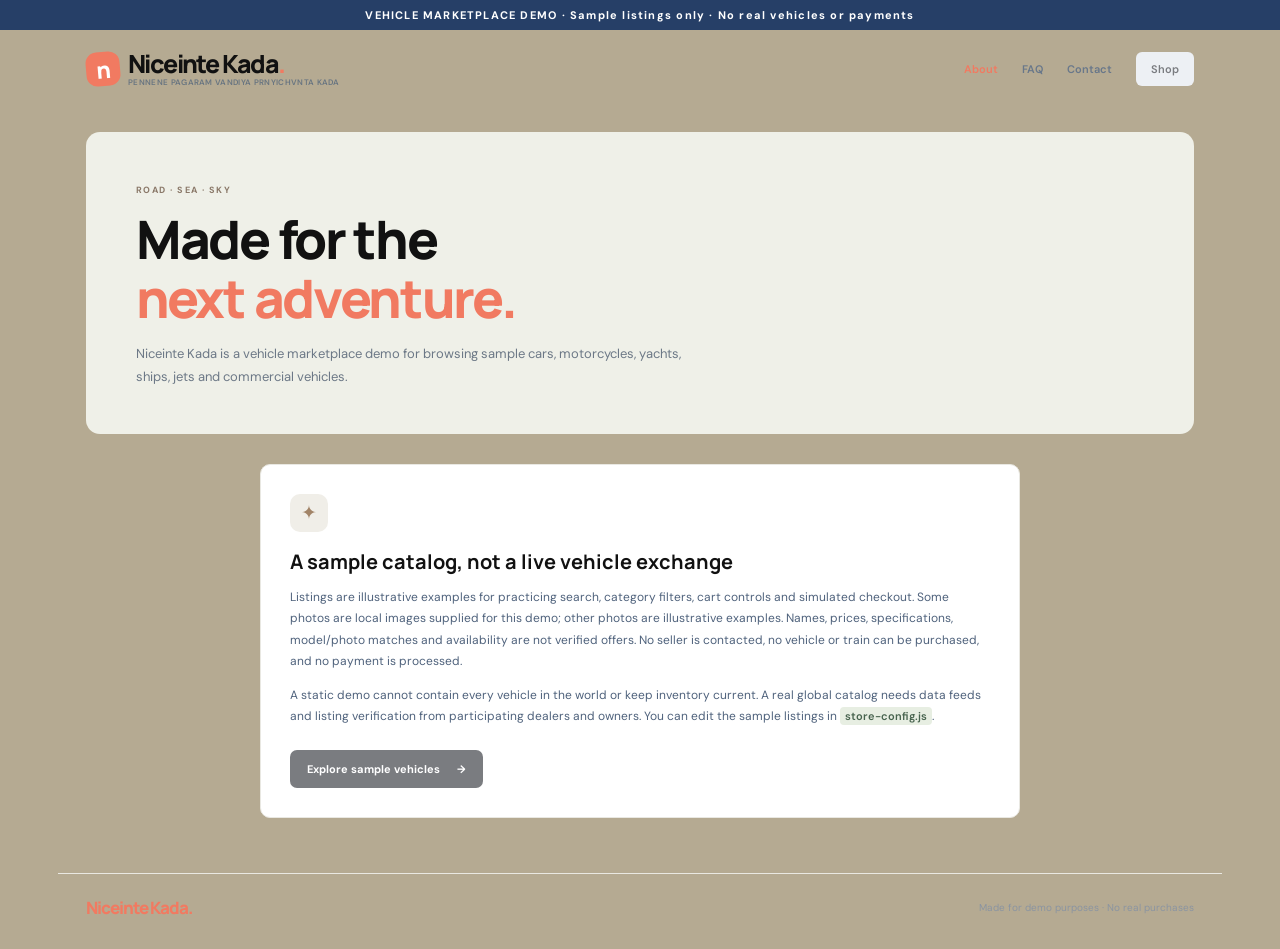
<file: about.html>
<!doctype html>
<html lang="en">
  <head>
    <meta charset="UTF-8" />
    <meta name="viewport" content="width=device-width, initial-scale=1.0" />
    <meta name="theme-color" content="#172b4d" />
    <title>About Niceinte Kada</title>
    <link rel="stylesheet" href="styles.css" />
    <script src="store-config.js" defer></script>
  </head>
  <body class="info-page">
    <div class="demo-strip">VEHICLE MARKETPLACE DEMO · Sample listings only · No real vehicles or payments</div>
    <header class="info-header">
      <a class="brand" href="index.html" aria-label="Store home"><span class="brand-mark" data-store-mark>n</span><span class="brand-copy"><span class="brand-name"><span data-store-name>Niceinte Kada</span><span class="brand-period">.</span></span><span class="brand-caption">PENNENE PAGARAM VANDIYA PRNYICHVNTA KADA</span></span></a>
      <nav class="page-links" aria-label="Main navigation"><a class="current-page" href="about.html">About</a><a href="faq.html">FAQ</a><a href="contact.html">Contact</a><a class="shop-link" href="index.html">Shop</a></nav>
    </header>
    <main class="info-main">
      <section class="info-hero">
        <span class="eyebrow">ROAD · SEA · SKY</span>
        <h1>Made for the<br /><span>next adventure.</span></h1>
        <p>Niceinte Kada is a vehicle marketplace demo for browsing sample cars, motorcycles, yachts, ships, jets and commercial vehicles.</p>
      </section>
      <section class="info-card about-card">
        <span class="info-card-icon">✦</span>
        <h2>A sample catalog, not a live vehicle exchange</h2>
        <p>Listings are illustrative examples for practicing search, category filters, cart controls and simulated checkout. Some photos are local images supplied for this demo; other photos are illustrative examples. Names, prices, specifications, model/photo matches and availability are not verified offers. No seller is contacted, no vehicle or train can be purchased, and no payment is processed.</p>
        <p>A static demo cannot contain every vehicle in the world or keep inventory current. A real global catalog needs data feeds and listing verification from participating dealers and owners. You can edit the sample listings in <code>store-config.js</code>.</p>
        <a class="primary-link" href="index.html#products">Explore sample vehicles <span aria-hidden="true">→</span></a>
      </section>
    </main>
    <footer><a class="footer-brand" href="index.html"><span data-store-name>Niceinte Kada</span><span class="brand-period">.</span></a><span>Made for demo purposes · No real purchases</span></footer>
  </body>
</html>
</file>
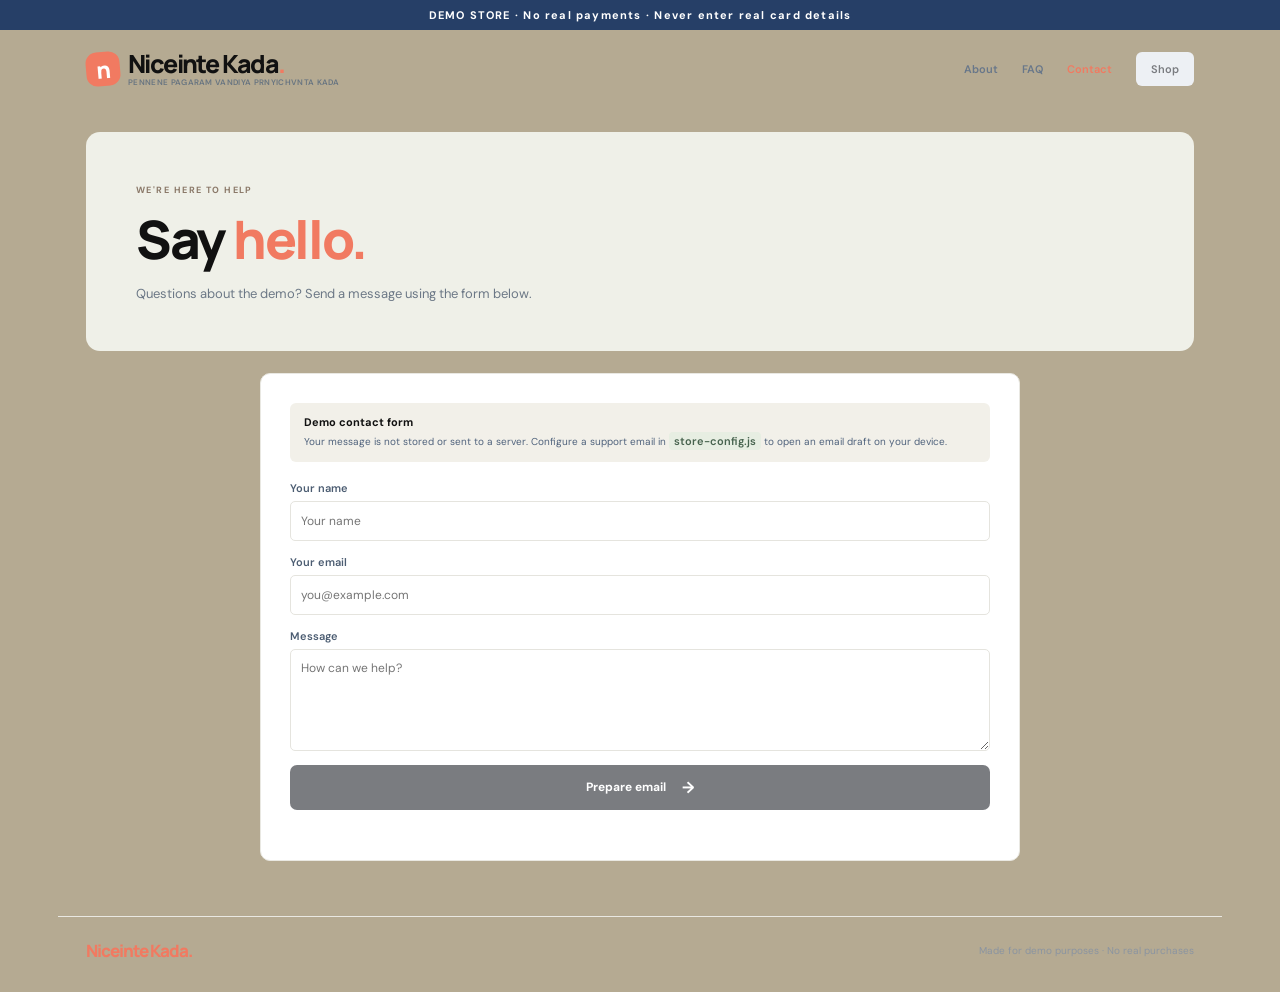
<file: contact.html>
<!doctype html>
<html lang="en">
  <head>
    <meta charset="UTF-8" />
    <meta name="viewport" content="width=device-width, initial-scale=1.0" />
    <meta name="theme-color" content="#172b4d" />
    <title>Contact Niceinte Kada</title>
    <link rel="stylesheet" href="styles.css" />
    <script src="store-config.js" defer></script>
    <script src="contact.js" defer></script>
  </head>
  <body class="info-page">
    <div class="demo-strip">DEMO STORE · No real payments · Never enter real card details</div>
    <header class="info-header">
      <a class="brand" href="index.html" aria-label="Store home"><span class="brand-mark" data-store-mark>n</span><span class="brand-copy"><span class="brand-name"><span data-store-name>Niceinte Kada</span><span class="brand-period">.</span></span><span class="brand-caption">PENNENE PAGARAM VANDIYA PRNYICHVNTA KADA</span></span></a>
      <nav class="page-links" aria-label="Main navigation"><a href="about.html">About</a><a href="faq.html">FAQ</a><a class="current-page" href="contact.html">Contact</a><a class="shop-link" href="index.html">Shop</a></nav>
    </header>
    <main class="info-main contact-main">
      <section class="info-hero">
        <span class="eyebrow">WE'RE HERE TO HELP</span>
        <h1>Say <span>hello.</span></h1>
        <p>Questions about the demo? Send a message using the form below.</p>
      </section>
      <section class="info-card contact-card">
        <div class="contact-notice"><strong>Demo contact form</strong><span>Your message is not stored or sent to a server. Configure a support email in <code>store-config.js</code> to open an email draft on your device.</span></div>
        <form id="contact-form">
          <label>Your name<input name="name" autocomplete="name" required placeholder="Your name" /></label>
          <label>Your email<input name="email" type="email" autocomplete="email" required placeholder="you@example.com" /></label>
          <label>Message<textarea name="message" rows="5" required placeholder="How can we help?"></textarea></label>
          <button class="checkout-button" type="submit">Prepare email <span>→</span></button>
          <p class="contact-status" id="contact-status" role="status" aria-live="polite"></p>
        </form>
      </section>
    </main>
    <footer><a class="footer-brand" href="index.html"><span data-store-name>Niceinte Kada</span><span class="brand-period">.</span></a><span>Made for demo purposes · No real purchases</span></footer>
  </body>
</html>
</file>
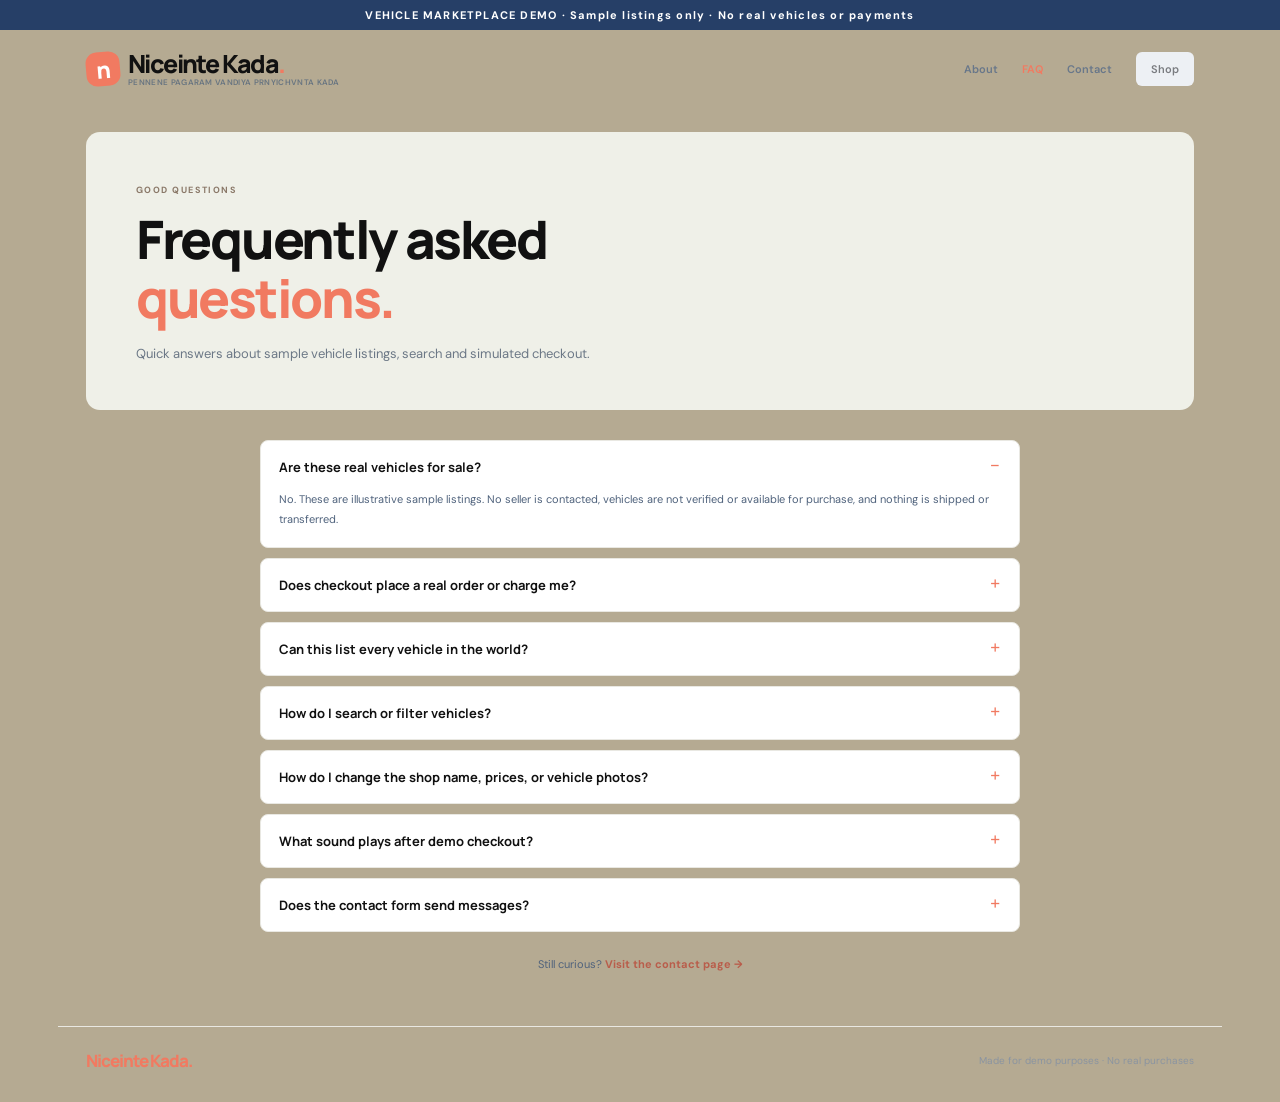
<file: faq.html>
<!doctype html>
<html lang="en">
  <head>
    <meta charset="UTF-8" />
    <meta name="viewport" content="width=device-width, initial-scale=1.0" />
    <meta name="theme-color" content="#172b4d" />
    <title>FAQ — Niceinte Kada</title>
    <link rel="stylesheet" href="styles.css" />
    <script src="store-config.js" defer></script>
  </head>
  <body class="info-page">
    <div class="demo-strip">VEHICLE MARKETPLACE DEMO · Sample listings only · No real vehicles or payments</div>
    <header class="info-header">
      <a class="brand" href="index.html" aria-label="Store home"><span class="brand-mark" data-store-mark>n</span><span class="brand-copy"><span class="brand-name"><span data-store-name>Niceinte Kada</span><span class="brand-period">.</span></span><span class="brand-caption">PENNENE PAGARAM VANDIYA PRNYICHVNTA KADA</span></span></a>
      <nav class="page-links" aria-label="Main navigation"><a href="about.html">About</a><a class="current-page" href="faq.html">FAQ</a><a href="contact.html">Contact</a><a class="shop-link" href="index.html">Shop</a></nav>
    </header>
    <main class="info-main">
      <section class="info-hero">
        <span class="eyebrow">GOOD QUESTIONS</span>
        <h1>Frequently asked<br /><span>questions.</span></h1>
        <p>Quick answers about sample vehicle listings, search and simulated checkout.</p>
      </section>
      <section class="faq-list" aria-label="Frequently asked questions">
        <details open>
          <summary>Are these real vehicles for sale?</summary>
          <p>No. These are illustrative sample listings. No seller is contacted, vehicles are not verified or available for purchase, and nothing is shipped or transferred.</p>
        </details>
        <details>
          <summary>Does checkout place a real order or charge me?</summary>
          <p>No. There are no card fields and no payment processor connected. Use the demo code <code>DEMO-OK</code> to see the simulated confirmation.</p>
        </details>
        <details>
          <summary>Can this list every vehicle in the world?</summary>
          <p>Not as a static sample catalog. Worldwide availability constantly changes. A complete, current marketplace would need reliable inventory feeds, seller participation and listing verification. This demo has examples across six vehicle categories.</p>
        </details>
        <details>
          <summary>How do I search or filter vehicles?</summary>
          <p>Search by make, model, year, type, specification or location. Use the category buttons to narrow the listings to cars, motorcycles, yachts, jets, ships or commercial vehicles.</p>
        </details>
        <details>
          <summary>How do I change the shop name, prices, or vehicle photos?</summary>
          <p>Open <code>store-config.js</code> in VS Code. Edit the <code>name</code> and product entries. Put your own vehicle pictures in the <code>images</code> folder, then set an entry's <code>image</code> to its relative path, such as <code>images/my-car.jpg</code>. The names, prices, model matches and specifications here are demo examples, not verified offers.</p>
        </details>
        <details>
          <summary>What sound plays after demo checkout?</summary>
          <p>The site's order-confirmation sound plays after a successful demo order. Use Replay success sound on the confirmation screen to hear it again.</p>
        </details>
        <details>
          <summary>Does the contact form send messages?</summary>
          <p>This demo has no server. If you set a support email in <code>store-config.js</code>, the Contact page can open your device's email app with a drafted message.</p>
        </details>
      </section>
      <p class="faq-contact">Still curious? <a href="contact.html">Visit the contact page →</a></p>
    </main>
    <footer><a class="footer-brand" href="index.html"><span data-store-name>Niceinte Kada</span><span class="brand-period">.</span></a><span>Made for demo purposes · No real purchases</span></footer>
  </body>
</html>
</file>
<file: styles.css>
@import url('https://fonts.googleapis.com/css2?family=DM+Sans:wght@400;500;600;700&family=Manrope:wght@400;500;600;700;800&display=swap');

:root {
  font-family: 'DM Sans', sans-serif;
  color: #111111;
  background: #b5aa92;
  font-synthesis: none;
  text-rendering: optimizeLegibility;
  --navy: #7a7c80;
  --muted: #4f627c;
  --coral: #f17a61;
  --cream: #fbfaf7;
  --line: #e9e8e2;
  --green: #299274;
}

* { box-sizing: border-box; }
html { scroll-behavior: smooth; }
body { margin: 0; min-width: 320px; }
button, input { font: inherit; }
button, a { -webkit-tap-highlight-color: transparent; }
button { color: inherit; }
a { color: inherit; text-decoration: none; }
.hidden { display: none !important; }
.sr-only { position: absolute; width: 1px; height: 1px; padding: 0; margin: -1px; overflow: hidden; clip: rect(0, 0, 0, 0); white-space: nowrap; border: 0; }

.demo-strip { padding: 8px 20px; color: #fff; background: #263f67; text-align: center; font-size: 11px; letter-spacing: .11em; font-weight: 700; }
.site-header { height: 78px; max-width: 1220px; margin: auto; padding: 0 28px; display: flex; align-items: center; gap: 40px; }
.brand { display: inline-flex; align-items: center; gap: 8px; font: 800 25px 'Manrope', sans-serif; letter-spacing: -1.6px; flex: 0 0 auto; }
.brand-copy { display: flex; flex-direction: column; gap: 2px; }
.brand-name { line-height: 1; }
.brand-caption { color: #687581; font: 600 8px/1.2 'DM Sans', sans-serif; letter-spacing: .04em; }
.brand-mark { display: grid; place-items: center; width: 34px; height: 34px; background: var(--coral); border-radius: 11px; color: #fff; font: 800 23px 'Manrope', sans-serif; letter-spacing: -2px; transform: rotate(-5deg); }
.brand-period, .footer-brand span { color: var(--coral); }
.search-form { height: 44px; max-width: 600px; width: 100%; margin: auto; display: flex; border: 1px solid #e6e6e1; border-radius: 9px; overflow: hidden; background: #fff; }
.search-form:focus-within { border-color: #9aa9be; box-shadow: 0 0 0 3px #172b4d0d; }
.search-form input { width: 100%; padding: 0 15px; border: 0; outline: 0; color: var(--navy); background: transparent; font-size: 13px; }
.search-form input::placeholder { color: #9aa3af; }
.search-form button { width: 49px; border: 0; background: #f5f4f0; font-size: 27px; cursor: pointer; }
.cart-button { border: 0; background: none; display: inline-flex; align-items: center; gap: 9px; cursor: pointer; font-weight: 700; white-space: nowrap; }
.cart-button > span:first-child { font-size: 19px; }
.cart-count { background: var(--coral); border-radius: 50px; color: white; min-width: 22px; height: 22px; padding: 0 6px; display: grid; place-items: center; font-size: 11px; }
.category-nav { min-height: 52px; border-top: 1px solid #efeee9; border-bottom: 1px solid #efeee9; display: flex; justify-content: center; gap: 9px; align-items: center; padding: 6px 20px; background: #fff; }
.category-chip { border: 0; background: transparent; padding: 9px 17px; border-radius: 50px; color: #66758a; font-size: 12px; font-weight: 600; cursor: pointer; }
.category-chip:hover, .category-chip.active { background: #edf0f4; color: var(--navy); }

main { max-width: 1164px; margin: auto; padding: 0 28px; }
.hero { margin-top: 28px; min-height: 352px; background: #eff0e8; border-radius: 14px; position: relative; overflow: hidden; display: flex; align-items: center; }
.hero-copy { position: relative; z-index: 2; padding: 48px 58px; max-width: 570px; }
.eyebrow { color: #8a7868; font-size: 9px; letter-spacing: .16em; font-weight: 700; }
.hero h1 { font: 800 clamp(36px, 5vw, 55px)/1.1 'Manrope', sans-serif; letter-spacing: -2.6px; margin: 14px 0 12px; }
.hero h1 span { color: var(--coral); }
.hero-copy p { max-width: 350px; color: #6c7886; font-size: 13px; line-height: 1.75; margin: 0 0 25px; }
.primary-link { background: var(--navy); color: white; border-radius: 7px; padding: 12px 17px; font-size: 11px; font-weight: 700; display: inline-flex; align-items: center; gap: 17px; transition: background .2s, transform .2s; }
.primary-link:hover, .checkout-button:hover { background: #29456e; transform: translateY(-1px); }
.hero-art { position: absolute; right: 4%; width: 43%; height: 100%; }
.hero-sun { width: 240px; height: 240px; position: absolute; background: #f4c987; opacity: .8; border-radius: 50%; right: 18%; top: 15%; }
.hero-orbit { position: absolute; z-index: 1; border: 1px solid #fff9; width: 340px; height: 150px; border-radius: 50%; right: 2%; top: 34%; transform: rotate(-25deg); }
.orbit-two { width: 300px; height: 138px; right: 5%; top: 39%; transform: rotate(30deg); border-color: #fff7; }
.hero-box { position: absolute; z-index: 2; width: 128px; height: 142px; background: #f17a61; top: 29%; right: 29%; transform: rotate(7deg); box-shadow: 13px 15px 0 #d86a55; display: grid; place-items: center; color: #fff7ed; font: 800 20px/1.15 'Manrope', sans-serif; text-align: center; letter-spacing: 2px; }
.hero-box:before { content: ''; position: absolute; width: 100%; height: 20px; top: 0; background: #fff2; }
.hero-sparkle { position: absolute; color: white; z-index: 3; }
.sparkle-one { top: 19%; right: 23%; font-size: 26px; }
.sparkle-two { top: 69%; right: 13%; font-size: 19px; }
.hero-tag { position: absolute; right: 28px; bottom: 20px; color: #7e786c; font-size: 10px; display: flex; gap: 7px; align-items: center; }
.hero-tag span { color: var(--coral); }

.benefits { padding: 25px 5px 30px; display: grid; grid-template-columns: repeat(3, 1fr); border-bottom: 1px solid var(--line); }
.benefits > div { display: flex; align-items: center; justify-content: center; gap: 12px; }
.benefit-icon { width: 36px; height: 36px; border-radius: 10px; display: grid; place-items: center; background: #f0eee8; color: #a28468; font-size: 19px; }
.benefits strong, .benefits small { display: block; }
.benefits strong { font-size: 11px; }
.benefits small { color: var(--muted); margin-top: 4px; font-size: 10px; }
.products-section { padding: 38px 0 30px; }
.section-heading { display: flex; align-items: end; justify-content: space-between; margin-bottom: 18px; }
.listing-controls { display: flex; align-items: center; gap: 13px; }
.listing-controls select { border: 1px solid var(--line); background: white; border-radius: 6px; color: var(--navy); padding: 8px 10px; font-size: 10px; outline: none; }
.listing-controls select:focus { border-color: #9aa9be; }
.section-heading h2, .panel-heading h2 { font: 700 24px 'Manrope', sans-serif; letter-spacing: -.7px; margin: 5px 0 0; }
.result-count { font-size: 11px; color: var(--muted); padding-bottom: 5px; }
.product-grid { display: grid; grid-template-columns: repeat(4, 1fr); gap: 17px; }
.product-card { min-width: 0; border: 1px solid #ecebe6; background: #fff; border-radius: 10px; overflow: hidden; transition: transform .2s, box-shadow .2s; }
.product-card:hover { transform: translateY(-3px); box-shadow: 0 10px 25px #1b31500c; }
.product-image { height: 202px; background: var(--product-bg, #f2f0ea); display: grid; place-items: center; position: relative; overflow: hidden; }
.product-image img { width: 100%; height: 100%; object-fit: cover; transition: transform .35s; }
.product-card:hover .product-image img { transform: scale(1.04); }
.product-badge { position: absolute; top: 11px; left: 10px; z-index: 1; padding: 5px 8px; background: white; border-radius: 4px; color: #a25b4a; font-size: 9px; font-weight: 700; }
.product-info { padding: 13px 13px 14px; }
.listing-meta { display: flex; justify-content: space-between; align-items: center; gap: 8px; }
.vehicle-year { color: #7b8796; font-size: 10px; font-weight: 700; }
.product-category { color: #9b8d7d; font-size: 9px; letter-spacing: .11em; text-transform: uppercase; font-weight: 700; }
.product-info h3 { font-size: 12px; line-height: 1.4; margin: 5px 0 5px; min-height: 34px; }
.vehicle-details, .vehicle-location { color: var(--muted); font-size: 10px; line-height: 1.5; margin: 0 0 4px; }
.vehicle-location { color: #8b7868; margin-bottom: 11px; }
.product-bottom { display: flex; justify-content: space-between; align-items: center; }
.price { font: 700 15px 'Manrope', sans-serif; }
.product-bottom .price small { display: block; color: #8b95a0; font: 400 8px 'DM Sans', sans-serif; margin-top: 2px; }
.not-for-sale { color: #687581; font: 600 10px 'DM Sans', sans-serif; text-transform: uppercase; letter-spacing: .06em; }
.add-button { width: 31px; height: 31px; border: 0; border-radius: 8px; color: white; background: var(--navy); font-size: 19px; cursor: pointer; transition: background .2s; }
.add-button:hover { background: var(--coral); }
.empty-state { text-align: center; padding: 44px 15px; color: var(--muted); }
.empty-state > span { font-size: 32px; }
.empty-state h3 { color: var(--navy); margin-bottom: 3px; }
.empty-state p { font-size: 13px; }
.text-button { border: 0; background: transparent; color: #b95d4b; font-weight: 700; cursor: pointer; }
.demo-note { display: flex; align-items: flex-start; gap: 12px; background: #f2f0e9; padding: 15px 17px; border-radius: 8px; margin: 8px 0 48px; }
.note-icon { flex: 0 0 auto; width: 19px; height: 19px; border-radius: 50%; border: 1px solid #9d927f; color: #766b5a; text-align: center; font: 700 12px/18px 'Manrope', sans-serif; }
.demo-note p { color: #697585; font-size: 11px; line-height: 1.7; margin: 0; }
.demo-note strong { color: var(--navy); }
code { font: 600 11px 'DM Sans', sans-serif; color: #47634e; background: #e7eee2; padding: 2px 5px; border-radius: 4px; }
footer { max-width: 1164px; margin: auto; padding: 22px 28px 30px; border-top: 1px solid var(--line); display: flex; justify-content: space-between; align-items: center; color: #8a94a1; font-size: 10px; }
.footer-brand { color: var(--navy); font: 800 17px 'Manrope', sans-serif; letter-spacing: -1px; }

.overlay { position: fixed; z-index: 10; inset: 0; background: #12213c80; backdrop-filter: blur(2px); }
.cart-panel { position: fixed; z-index: 11; right: 0; top: 0; height: 100dvh; width: min(440px, 100%); background: #fbfaf7; padding: 28px; display: flex; flex-direction: column; transform: translateX(102%); transition: transform .25s ease; box-shadow: -10px 0 40px #12213c14; }
.cart-panel.open { transform: translateX(0); }
.panel-heading { display: flex; align-items: center; justify-content: space-between; padding-bottom: 22px; border-bottom: 1px solid var(--line); }
.panel-heading h2 { font-size: 21px; }
.panel-heading h2 span { color: var(--muted); font: 500 12px 'DM Sans', sans-serif; }
.icon-button { border: 0; background: #efeee9; border-radius: 50%; width: 34px; height: 34px; font-size: 23px; line-height: 1; cursor: pointer; color: #687689; }
.cart-items { flex: 1; overflow-y: auto; }
.cart-item { padding: 15px 0; display: grid; grid-template-columns: 72px 1fr auto; gap: 12px; align-items: center; border-bottom: 1px solid var(--line); }
.cart-item img { width: 72px; height: 72px; object-fit: cover; border-radius: 7px; background: #eee; }
.cart-item h3 { font-size: 12px; margin: 0 0 6px; }
.cart-item .price { font-size: 13px; }
.quantity-control { display: inline-flex; border: 1px solid var(--line); border-radius: 5px; margin-top: 9px; align-items: center; }
.quantity-control button { border: 0; background: transparent; width: 25px; height: 25px; cursor: pointer; color: var(--navy); }
.quantity-control span { font-size: 11px; min-width: 18px; text-align: center; }
.cart-vehicle-meta { font-size: 10px; color: var(--muted); margin: 4px 0 0; }
.remove-button { border: 0; background: transparent; color: #99a1ab; font-size: 11px; cursor: pointer; }
.remove-button:hover { color: #bc6251; }
.cart-empty { margin: auto; text-align: center; color: var(--muted); }
.cart-empty > span { font-size: 35px; }
.cart-empty h3 { color: var(--navy); font: 700 16px 'Manrope', sans-serif; }
.cart-empty p { font-size: 12px; }
.cart-footer { padding-top: 17px; border-top: 1px solid var(--line); }
.subtotal-row, .checkout-total { display: flex; justify-content: space-between; align-items: center; }
.subtotal-row { font-size: 13px; }
.subtotal-row strong, .checkout-total strong { font: 700 18px 'Manrope', sans-serif; }
.shipping-note { font-size: 10px; color: var(--muted); margin: 7px 0 15px; }
.checkout-button { width: 100%; height: 45px; border: 0; border-radius: 7px; background: var(--navy); color: white; font-size: 12px; font-weight: 700; display: flex; justify-content: center; gap: 16px; align-items: center; cursor: pointer; transition: .2s; }
.checkout-button span { font-size: 16px; }

.checkout-modal, .success-modal { position: fixed; z-index: 12; top: 50%; left: 50%; transform: translate(-50%, -50%); width: min(530px, calc(100% - 28px)); max-height: min(92dvh, 850px); overflow-y: auto; background: #fbfaf7; border-radius: 13px; padding: 29px 33px 25px; box-shadow: 0 20px 80px #12213c40; }
.modal-close { position: absolute; right: 20px; top: 20px; }
.checkout-intro h2 { font: 800 27px 'Manrope', sans-serif; letter-spacing: -.9px; margin: 5px 0; }
.checkout-intro > p { color: var(--muted); font-size: 11px; line-height: 1.6; max-width: 400px; margin: 5px 0 19px; }
.checkout-modal fieldset { padding: 0; border: 0; margin: 0 0 19px; }
.checkout-modal legend { font: 700 13px 'Manrope', sans-serif; display: flex; align-items: center; gap: 8px; margin-bottom: 11px; }
.checkout-modal legend span { width: 22px; height: 22px; border-radius: 50%; background: #ebece5; display: grid; place-items: center; font-size: 10px; }
.form-grid { display: grid; grid-template-columns: 1fr 1fr; gap: 10px; }
.checkout-modal label { display: block; color: #4c5d72; font-size: 10px; font-weight: 600; }
.checkout-modal label input { width: 100%; height: 38px; display: block; margin-top: 5px; padding: 0 10px; border: 1px solid #e5e4de; border-radius: 5px; background: #fff; color: var(--navy); outline: none; font-size: 11px; }
.checkout-modal label input:focus { border-color: #8c9bb0; box-shadow: 0 0 0 2px #172b4d0c; }
.full-width { grid-column: 1 / -1; }
.payment-safe { display: flex; gap: 9px; align-items: center; background: #eef3ed; border-radius: 6px; padding: 9px 11px; margin: 0 0 12px; color: #537461; }
.payment-safe > span { font-size: 18px; }
.payment-safe p { margin: 0; font-size: 10px; line-height: 1.5; }
.payment-safe strong { color: #315d49; }
.field-hint { color: var(--muted); font-size: 9px; display: block; margin-top: 5px; }
.form-error { color: #b34438; font-size: 11px; margin: 8px 0 0; }
.checkout-total { border-top: 1px solid var(--line); padding: 14px 0; font-size: 12px; }
.checkout-total strong { font-size: 17px; }
.place-order { background: var(--coral); }
.place-order:hover { background: #df6b54; }
.no-charge { text-align: center; font-size: 9px; color: #7d8994; margin: 10px 0 0; }

.success-modal { width: min(410px, calc(100% - 28px)); text-align: center; padding: 38px 34px 28px; }
.success-check { width: 76px; margin: 0 auto 14px; }
.success-check svg { display: block; width: 100%; overflow: visible; }
.success-check circle { fill: #e8f4ed; stroke: #55a783; stroke-width: 2; }
.success-check path { fill: none; stroke: #299274; stroke-width: 4; stroke-linecap: round; stroke-linejoin: round; stroke-dasharray: 40; stroke-dashoffset: 40; animation: draw-check .55s .1s ease forwards; }
@keyframes draw-check { to { stroke-dashoffset: 0; } }
.success-modal h2 { font: 800 26px 'Manrope', sans-serif; letter-spacing: -.8px; margin: 7px 0; }
.success-modal > p { color: var(--muted); font-size: 11px; line-height: 1.7; margin: 0 auto 17px; max-width: 280px; }
.success-reference { color: #8792a0; font-size: 9px; letter-spacing: .1em; margin: 0 0 19px; }
.success-reference strong { color: var(--navy); display: block; font-size: 12px; margin-top: 5px; letter-spacing: .04em; }
.sound-button { border: 0; background: none; padding: 13px; font-size: 10px; color: #69788a; cursor: pointer; }

@media (max-width: 820px) {
  .site-header { gap: 18px; padding: 0 20px; }
  .product-grid { grid-template-columns: repeat(2, 1fr); }
  .product-image { height: clamp(170px, 35vw, 255px); }
  .hero-art { right: -10%; opacity: .78; }
  .hero-copy { padding-left: 38px; }
}
@media (max-width: 540px) {
  .demo-strip { font-size: 9px; padding: 8px; letter-spacing: .07em; }
  .site-header { height: auto; min-height: 70px; gap: 12px; padding: 12px 15px; flex-wrap: wrap; }
  .brand { font-size: 21px; }
  .brand-mark { width: 30px; height: 30px; font-size: 20px; }
  .cart-button { margin-left: auto; gap: 5px; font-size: 12px; }
  .cart-label { display: none; }
  .search-form { order: 3; flex-basis: 100%; max-width: none; height: 40px; }
  .category-nav { justify-content: flex-start; overflow-x: auto; padding: 6px 10px; }
  .category-chip { padding: 8px 13px; white-space: nowrap; }
  main { padding: 0 15px; }
  .hero { min-height: 330px; margin-top: 15px; }
  .hero-copy { padding: 37px 23px; max-width: 100%; }
  .hero h1 { font-size: 39px; }
  .hero-copy p { max-width: 250px; font-size: 12px; }
  .hero-art { width: 100%; right: -44%; opacity: .34; }
  .hero-tag { right: 15px; bottom: 12px; font-size: 9px; }
  .benefits { padding: 20px 0; grid-template-columns: 1fr; gap: 14px; }
  .benefits > div { justify-content: flex-start; padding-left: 15%; }
  .benefit-icon { width: 31px; height: 31px; }
  .section-heading h2 { font-size: 21px; }
  .listing-controls { gap: 7px; }
  .listing-controls select { max-width: 145px; padding: 7px 5px; font-size: 9px; }
  .product-grid { gap: 10px; }
  .product-image { height: 43vw; max-height: 210px; }
  .product-info { padding: 11px; }
  .product-info h3 { font-size: 11px; }
  .demo-note { margin-bottom: 30px; }
  footer { padding: 18px 15px 22px; }
  footer > span { max-width: 180px; text-align: right; line-height: 1.5; }
  .cart-panel { padding: 23px 19px; }
  .checkout-modal { padding: 25px 21px 20px; }
  .success-modal { padding: 33px 24px 23px; }
}
@media (prefers-reduced-motion: reduce) {
  *, *::before, *::after { scroll-behavior: auto !important; animation-duration: .01ms !important; animation-iteration-count: 1 !important; transition-duration: .01ms !important; }
}

.category-nav { flex-wrap: wrap; }
.category-filters, .page-links { display: flex; align-items: center; justify-content: center; gap: 5px; }
.page-links { gap: 20px; }
.page-links a { color: #68778a; font-size: 11px; font-weight: 600; }
.page-links a:hover, .page-links a.current-page { color: var(--coral); }
.sound-controls { display: flex; gap: 8px; align-items: center; }
.sound-file-label { flex: 1; }
.checkout-modal .sound-file-label input { height: auto; min-height: 38px; padding: 7px; }
.sound-preview-button { height: 37px; padding: 0 13px; border: 1px solid var(--line); background: #fff; border-radius: 5px; font-size: 10px; font-weight: 700; cursor: pointer; }
.sound-preview-button:hover { border-color: #9aa9be; }
.sound-status, .contact-status { min-height: 14px; color: #537461; font-size: 10px; margin: 7px 0 0; }
.sound-error { color: #b34438; font-size: 10px; line-height: 1.5; margin: 10px 0 0; }

.info-header { max-width: 1164px; min-height: 78px; margin: auto; padding: 0 28px; display: flex; justify-content: space-between; align-items: center; }
.info-header .page-links { gap: 24px; }
.info-header .shop-link { color: var(--navy); background: #edf0f4; padding: 10px 15px; border-radius: 6px; }
.info-main { min-height: calc(100vh - 190px); padding-bottom: 55px; }
.info-hero { max-width: 1108px; margin: 24px auto 30px; padding: 45px 50px; background: #eff0e8; border-radius: 14px; }
.info-hero h1 { font: 800 clamp(36px, 5vw, 53px)/1.12 'Manrope', sans-serif; letter-spacing: -2.3px; margin: 12px 0; }
.info-hero h1 span { color: var(--coral); }
.info-hero > p { max-width: 570px; color: #6c7886; font-size: 13px; line-height: 1.8; margin-bottom: 0; }
.info-card, .faq-list { width: min(760px, calc(100% - 40px)); margin: 0 auto; }
.info-card { border: 1px solid var(--line); background: #fff; border-radius: 10px; padding: 29px; }
.info-card-icon { display: grid; place-items: center; width: 38px; height: 38px; border-radius: 10px; color: #a28468; background: #f0eee8; font-size: 19px; }
.info-card h2 { margin: 16px 0 9px; font: 700 20px 'Manrope', sans-serif; }
.info-card p { color: var(--muted); font-size: 12px; line-height: 1.8; }
.about-card .primary-link { margin-top: 10px; }
.faq-list details { background: #fff; border: 1px solid var(--line); border-radius: 8px; margin-bottom: 10px; padding: 0 18px; }
.faq-list summary { padding: 17px 25px 17px 0; position: relative; list-style: none; font: 700 13px 'Manrope', sans-serif; cursor: pointer; }
.faq-list summary::-webkit-details-marker { display: none; }
.faq-list summary::after { content: '+'; position: absolute; right: 1px; color: var(--coral); font-size: 18px; font-weight: 500; top: 12px; }
.faq-list details[open] summary::after { content: '−'; }
.faq-list details p { color: var(--muted); font-size: 11px; line-height: 1.8; margin: -3px 0 17px; }
.faq-contact { text-align: center; color: var(--muted); font-size: 11px; margin: 25px 0 0; }
.faq-contact a { color: #b95d4b; font-weight: 700; }
.contact-main .info-hero { margin-bottom: 22px; }
.contact-card label { display: block; margin-bottom: 14px; color: #4c5d72; font-size: 11px; font-weight: 600; }
.contact-card input, .contact-card textarea { width: 100%; display: block; margin-top: 6px; border: 1px solid #e5e4de; border-radius: 5px; padding: 10px; color: var(--navy); background: #fff; font: 400 12px 'DM Sans', sans-serif; outline: none; }
.contact-card input { height: 40px; }
.contact-card textarea { resize: vertical; }
.contact-card input:focus, .contact-card textarea:focus { border-color: #8c9bb0; box-shadow: 0 0 0 2px #172b4d0c; }
.contact-notice { display: grid; gap: 5px; border-radius: 6px; background: #f2f0e9; padding: 12px 14px; margin-bottom: 19px; }
.contact-notice strong { font-size: 11px; }
.contact-notice span { color: var(--muted); font-size: 10px; line-height: 1.6; }

@media (max-width: 820px) {
  .category-nav { gap: 4px; }
  .category-filters, .page-links { flex-wrap: wrap; }
  .info-hero { margin-left: 20px; margin-right: 20px; }
}
@media (max-width: 540px) {
  .category-nav { justify-content: flex-start; overflow-x: auto; flex-wrap: nowrap; }
  .category-filters { flex-wrap: nowrap; }
  .page-links { gap: 13px; }
  .category-nav .page-links { flex: 0 0 auto; padding-left: 8px; }
  .info-header { min-height: 68px; padding: 10px 15px; gap: 10px; }
  .info-header .brand { font-size: 19px; gap: 6px; }
  .info-header .brand-mark { width: 28px; height: 28px; font-size: 18px; }
  .info-header .brand-caption { font-size: 6px; }
  .info-header .page-links { gap: 10px; }
  .info-header .page-links a { font-size: 10px; }
  .info-header .shop-link { padding: 8px 9px; }
  .info-hero { margin: 15px 15px 20px; padding: 32px 23px; }
  .info-hero h1 { font-size: 39px; }
  .info-card, .faq-list { width: calc(100% - 30px); }
  .info-card { padding: 22px 19px; }
  .faq-list details { padding: 0 14px; }
  .sound-controls { align-items: stretch; }
  .sound-preview-button { align-self: end; }
}
</file>
